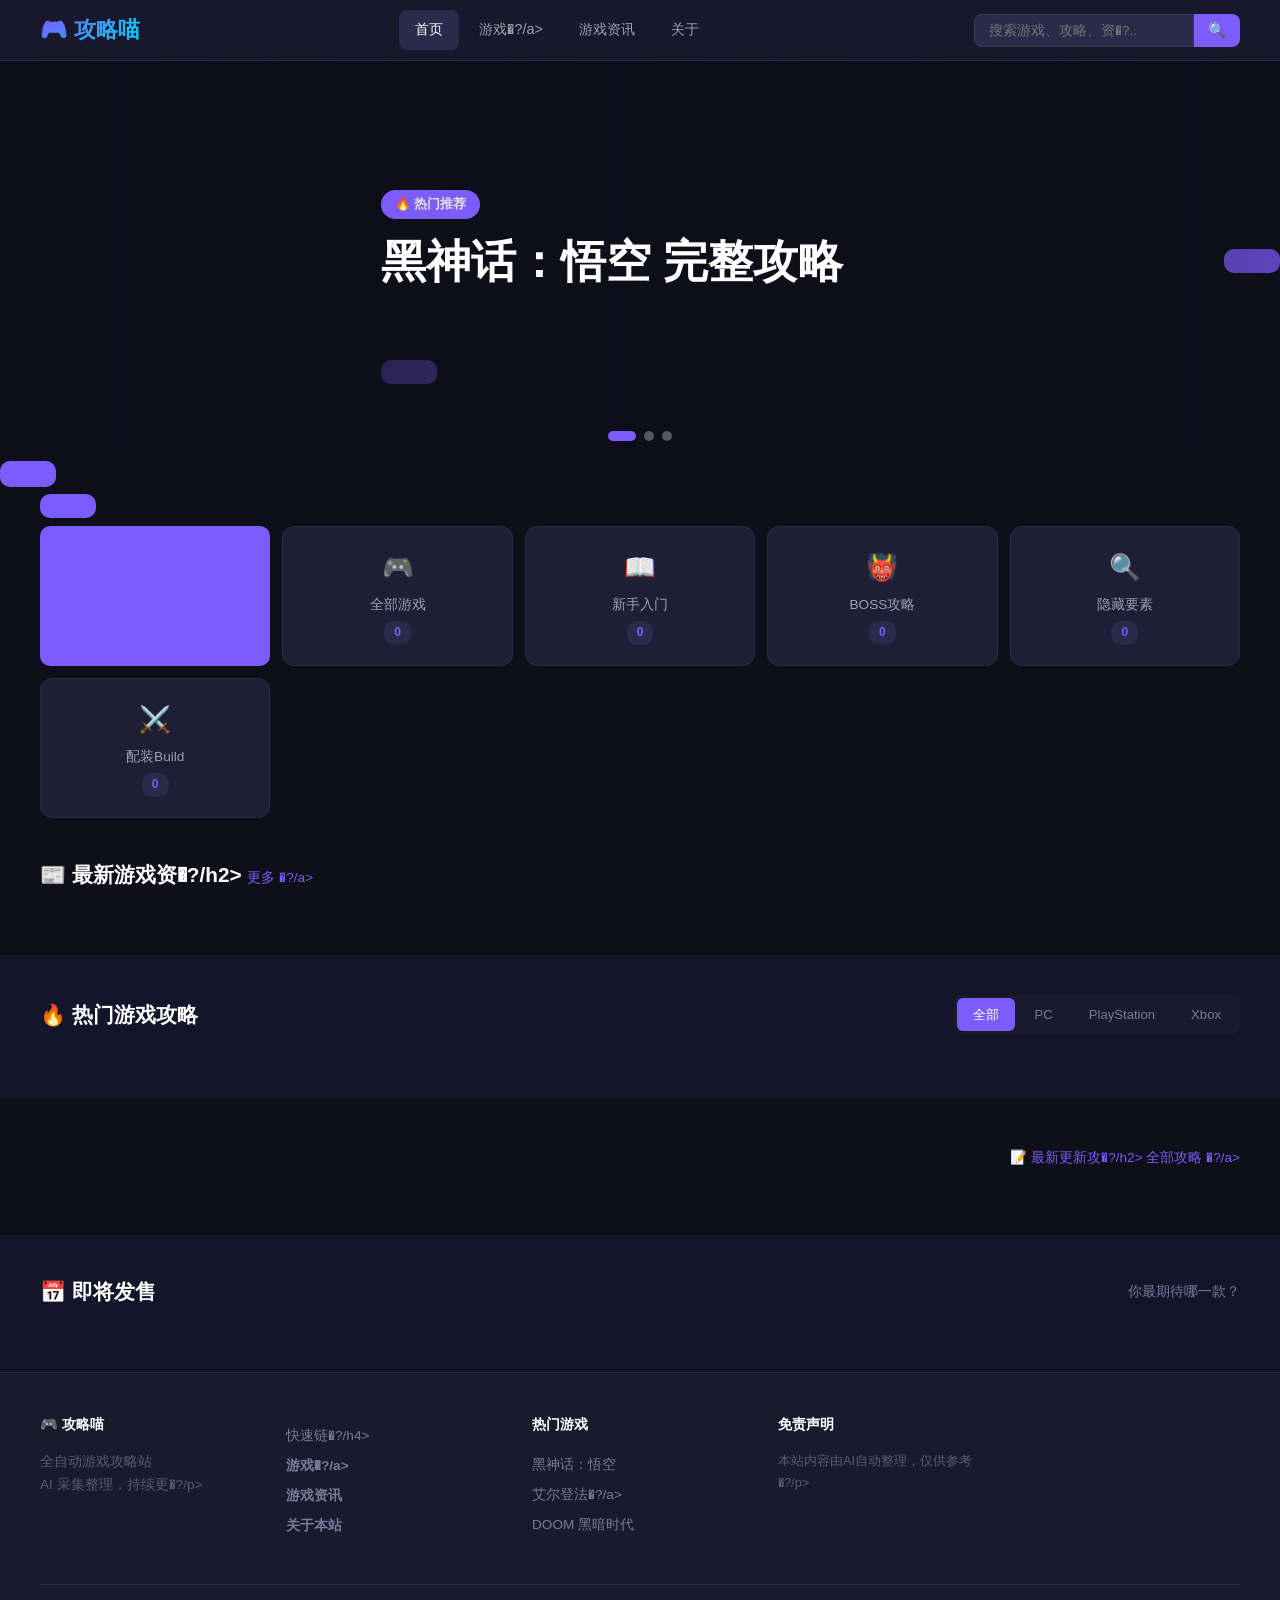
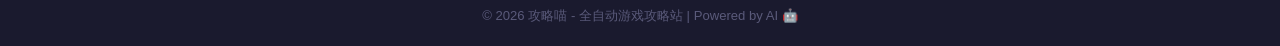
<file: index.html>
<!DOCTYPE html>
<html lang="zh-CN">
<head>
  <link rel="icon" href="favicon.svg" type="image/svg+xml">
  <meta charset="UTF-8">
  <meta name="viewport" content="width=device-width, initial-scale=1.0">
  <title>攻略喵 - 全自动游戏攻略站</title>
  <link rel="stylesheet" href="css/style.css">
</head>
<body>
  <!-- 顶部导航 -->
  <header class="header">
    <div class="container">
      <a href="/" class="logo">🎮 攻略喵</a>
      <nav class="nav">
        <a href="index.html" class="active">首页</a>
        <a href="games.html">游戏�?/a>
        <a href="news.html">游戏资讯</a>
        <a href="about.html">关于</a>
      </nav>
      <div class="search-box">
        <input type="text" id="searchInput" placeholder="搜索游戏、攻略、资�?.." onkeydown="if(event.key==='Enter') searchGame()">
        <button onclick="searchGame()">🔍</button>
      </div>
      <button class="menu-toggle" onclick="toggleMenu()">�?/button>
    </div>
  </header>

  <!-- HERO BANNER - 首屏大图 -->
  <section class="hero-banner" id="heroBanner">
    <div class="container">
      <div class="hero-content">
        <div class="hero-tag">🔥 热门推荐</div>
        <h1 id="heroTitle">黑神话：悟空 全攻�?/h1>
        <p id="heroDesc">从入门到全成就，最完整的西游冒险指�?/p>
        <a class="hero-btn" id="heroLink" href="game.html?id=wukong">查看攻略 �?/a>
      </div>
    </div>
  </section>

  <!-- 快捷入口 -->
  <section class="quick-links">
    <div class="container">
      <div class="quick-grid" id="quickLinks">
        <a href="games.html" class="quick-item"><span class="qi-icon">🎮</span><span class="qi-label">全部游戏</span><span class="qi-count" id="totalGames">0</span></a>
        <a href="javascript:void(0)" class="quick-item" onclick="filterGuides('新手攻略')"><span class="qi-icon">📖</span><span class="qi-label">新手入门</span><span class="qi-count" id="totalNewbie">0</span></a>
        <a href="javascript:void(0)" class="quick-item" onclick="filterGuides('BOSS攻略')"><span class="qi-icon">👹</span><span class="qi-label">BOSS攻略</span><span class="qi-count" id="totalBoss">0</span></a>
        <a href="javascript:void(0)" class="quick-item" onclick="filterGuides('隐藏要素')"><span class="qi-icon">🔍</span><span class="qi-label">隐藏要素</span><span class="qi-count" id="totalHidden">0</span></a>
        <a href="javascript:void(0)" class="quick-item" onclick="filterGuides('配装攻略')"><span class="qi-icon">⚔️</span><span class="qi-label">配装Build</span><span class="qi-count" id="totalBuild">0</span></a>
      </div>
    </div>
  </section>

  <!-- 最新资�?-->
  <section class="section">
    <div class="container">
      <div class="section-header">
        <h2>📰 最新游戏资�?/h2>
        <a href="news.html" class="more">更多 �?/a>
      </div>
      <div class="news-carousel" id="newsList">
        <!-- JS动�?-->
      </div>
    </div>
  </section>

  <!-- 热门游戏 -->
  <section class="section bg-alt">
    <div class="container">
      <div class="section-header">
        <h2>🔥 热门游戏攻略</h2>
        <div class="tab-bar" id="platformTabs">
          <span class="tab active" onclick="switchTab(this,'all')">全部</span>
          <span class="tab" onclick="switchTab(this,'pc')">PC</span>
          <span class="tab" onclick="switchTab(this,'ps')">PlayStation</span>
          <span class="tab" onclick="switchTab(this,'xbox')">Xbox</span>
        </div>
      </div>
      <div class="game-grid" id="hotGames">
        <!-- JS动�?-->
      </div>
    </div>
  </section>

  <!-- 最新攻�?-->
  <section class="section">
    <div class="container">
      <div class="section-header">
        <h2>📝 最新更新攻�?/h2>
        <a href="games.html" class="more">全部攻略 �?/a>
      </div>
      <div class="guide-list" id="latestGuides">
        <!-- JS动�?-->
      </div>
      <div class="load-more-wrap" id="loadMoreWrap" style="display:none;">
        <button class="load-more-btn" onclick="loadMoreGuides()">📖 加载更多攻略</button>
      </div>
    </div>
  </section>

  <!-- 即将发售 -->
  <section class="section bg-alt">
    <div class="container">
      <div class="section-header">
        <h2>📅 即将发售</h2>
        <span class="more" style="color:#7a7a9a;">你最期待哪一款？</span>
      </div>
      <div class="upcoming-grid" id="upcomingGames">
        <!-- JS动�?-->
      </div>
    </div>
  </section>

  <!-- 底部信息 -->
  <footer class="footer">
    <div class="container">
      <div class="footer-grid">
        <div class="footer-col">
          <h4>🎮 攻略喵</h4>
          <p>全自动游戏攻略站<br>AI 采集整理，持续更�?/p>
        </div>
        <div class="footer-col">
          <h4>快速链�?/h4>
          <a href="games.html">游戏�?/a>
          <a href="news.html">游戏资讯</a>
          <a href="about.html">关于本站</a>
        </div>
        <div class="footer-col">
          <h4>热门游戏</h4>
          <a href="game.html?id=wukong">黑神话：悟空</a>
          <a href="game.html?id=elden-ring">艾尔登法�?/a>
          <a href="game.html?id=doom-tda">DOOM 黑暗时代</a>
        </div>
        <div class="footer-col">
          <h4>免责声明</h4>
          <p style="font-size:0.8rem;color:#5a5a7a;">本站内容由AI自动整理，仅供参考�?/p>
        </div>
      </div>
      <div class="footer-bottom">
        <p>© 2026 攻略喵 - 全自动游戏攻略站 | Powered by AI 🤖</p>
      </div>
    </div>
  </footer>

  <script src="js/data.js"></script>
  <script src="js/app.js"></script>
</body>
</html>
</file>
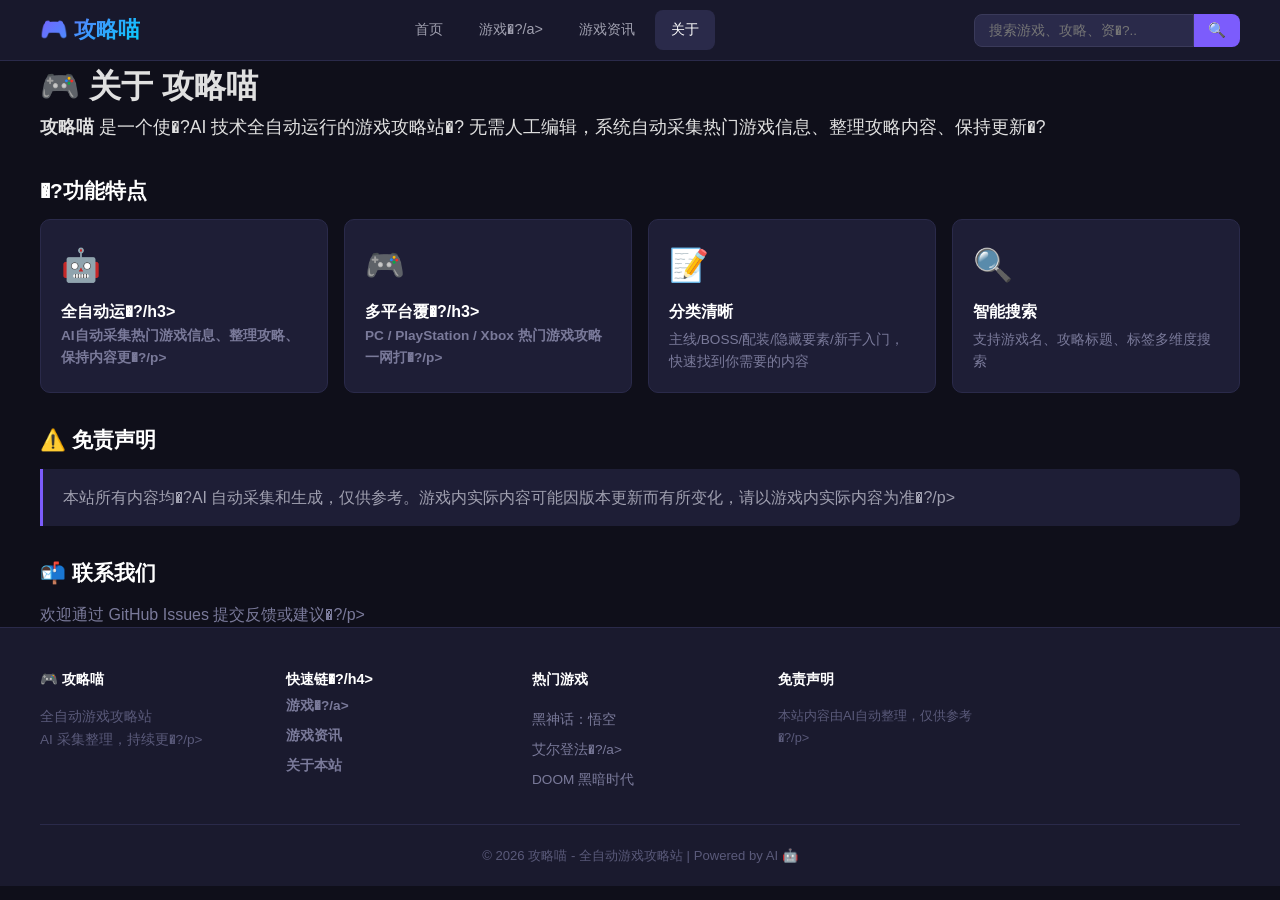
<file: about.html>
<!DOCTYPE html>
<html lang="zh-CN">
<head>
  <link rel="icon" href="favicon.svg" type="image/svg+xml">
  <meta charset="UTF-8">
  <meta name="viewport" content="width=device-width, initial-scale=1.0">
  <title>关于 - 攻略喵</title>
  <link rel="stylesheet" href="css/style.css">
</head>
<body>
  <header class="header">
    <div class="container">
      <a href="/" class="logo">🎮 攻略喵</a>
      <nav class="nav">
        <a href="index.html">首页</a>
        <a href="games.html">游戏�?/a>
        <a href="news.html">游戏资讯</a>
        <a href="about.html" class="active">关于</a>
      </nav>
      <div class="search-box">
        <input type="text" id="searchInput" placeholder="搜索游戏、攻略、资�?.." onkeydown="if(event.key==='Enter') searchGame()">
        <button onclick="searchGame()">🔍</button>
      </div>
      <button class="menu-toggle" onclick="toggleMenu()">�?/button>
    </div>
  </header>

  <div class="about-page">
    <div class="container">
      <h1>🎮 关于 攻略喵</h1>
      <div class="content">
        <p style="font-size:1.1rem;line-height:1.8;margin-bottom:30px;">
          <strong>攻略喵</strong> 是一个使�?AI 技术全自动运行的游戏攻略站�?          无需人工编辑，系统自动采集热门游戏信息、整理攻略内容、保持更新�?        </p>
        
        <h2 style="color:#fff;margin:24px 0 12px;font-size:1.3rem;">�?功能特点</h2>
        <div style="display:grid;grid-template-columns:repeat(auto-fill,minmax(250px,1fr));gap:16px;margin-bottom:30px;">
          <div style="background:#1e1e36;border-radius:10px;padding:20px;border:1px solid #2a2a4a;">
            <div style="font-size:2rem;margin-bottom:8px;">🤖</div>
            <h3 style="color:#fff;font-size:1rem;margin-bottom:4px;">全自动运�?/h3>
            <p style="color:#7a7a9a;font-size:0.85rem;">AI自动采集热门游戏信息、整理攻略、保持内容更�?/p>
          </div>
          <div style="background:#1e1e36;border-radius:10px;padding:20px;border:1px solid #2a2a4a;">
            <div style="font-size:2rem;margin-bottom:8px;">🎮</div>
            <h3 style="color:#fff;font-size:1rem;margin-bottom:4px;">多平台覆�?/h3>
            <p style="color:#7a7a9a;font-size:0.85rem;">PC / PlayStation / Xbox 热门游戏攻略一网打�?/p>
          </div>
          <div style="background:#1e1e36;border-radius:10px;padding:20px;border:1px solid #2a2a4a;">
            <div style="font-size:2rem;margin-bottom:8px;">📝</div>
            <h3 style="color:#fff;font-size:1rem;margin-bottom:4px;">分类清晰</h3>
            <p style="color:#7a7a9a;font-size:0.85rem;">主线/BOSS/配装/隐藏要素/新手入门，快速找到你需要的内容</p>
          </div>
          <div style="background:#1e1e36;border-radius:10px;padding:20px;border:1px solid #2a2a4a;">
            <div style="font-size:2rem;margin-bottom:8px;">🔍</div>
            <h3 style="color:#fff;font-size:1rem;margin-bottom:4px;">智能搜索</h3>
            <p style="color:#7a7a9a;font-size:0.85rem;">支持游戏名、攻略标题、标签多维度搜索</p>
          </div>
        </div>
        
        <h2 style="color:#fff;margin:24px 0 12px;font-size:1.3rem;">⚠️ 免责声明</h2>
        <div style="background:#1e1e36;border-left:3px solid #7c5cfc;padding:16px 20px;border-radius:0 10px 10px 0;margin-bottom:30px;">
          <p style="color:#a0a0b0;">本站所有内容均�?AI 自动采集和生成，仅供参考。游戏内实际内容可能因版本更新而有所变化，请以游戏内实际内容为准�?/p>
        </div>
        
        <h2 style="color:#fff;margin:24px 0 12px;font-size:1.3rem;">📬 联系我们</h2>
        <p style="color:#7a7a9a;">欢迎通过 GitHub Issues 提交反馈或建议�?/p>
      </div>
    </div>
  </div>

  <footer class="footer">
    <div class="container">
      <div class="footer-grid">
        <div class="footer-col"><h4>🎮 攻略喵</h4><p>全自动游戏攻略站<br>AI 采集整理，持续更�?/p></div>
        <div class="footer-col"><h4>快速链�?/h4><a href="games.html">游戏�?/a><a href="news.html">游戏资讯</a><a href="about.html">关于本站</a></div>
        <div class="footer-col"><h4>热门游戏</h4><a href="game.html?id=wukong">黑神话：悟空</a><a href="game.html?id=elden-ring">艾尔登法�?/a><a href="game.html?id=doom-tda">DOOM 黑暗时代</a></div>
        <div class="footer-col"><h4>免责声明</h4><p style="font-size:0.8rem;color:#5a5a7a;">本站内容由AI自动整理，仅供参考�?/p></div>
      </div>
      <div class="footer-bottom"><p>© 2026 攻略喵 - 全自动游戏攻略站 | Powered by AI 🤖</p></div>
    </div>
  </footer>

  <script src="js/data.js"></script>
  <script src="js/app.js"></script>
</body>
</html>
</file>
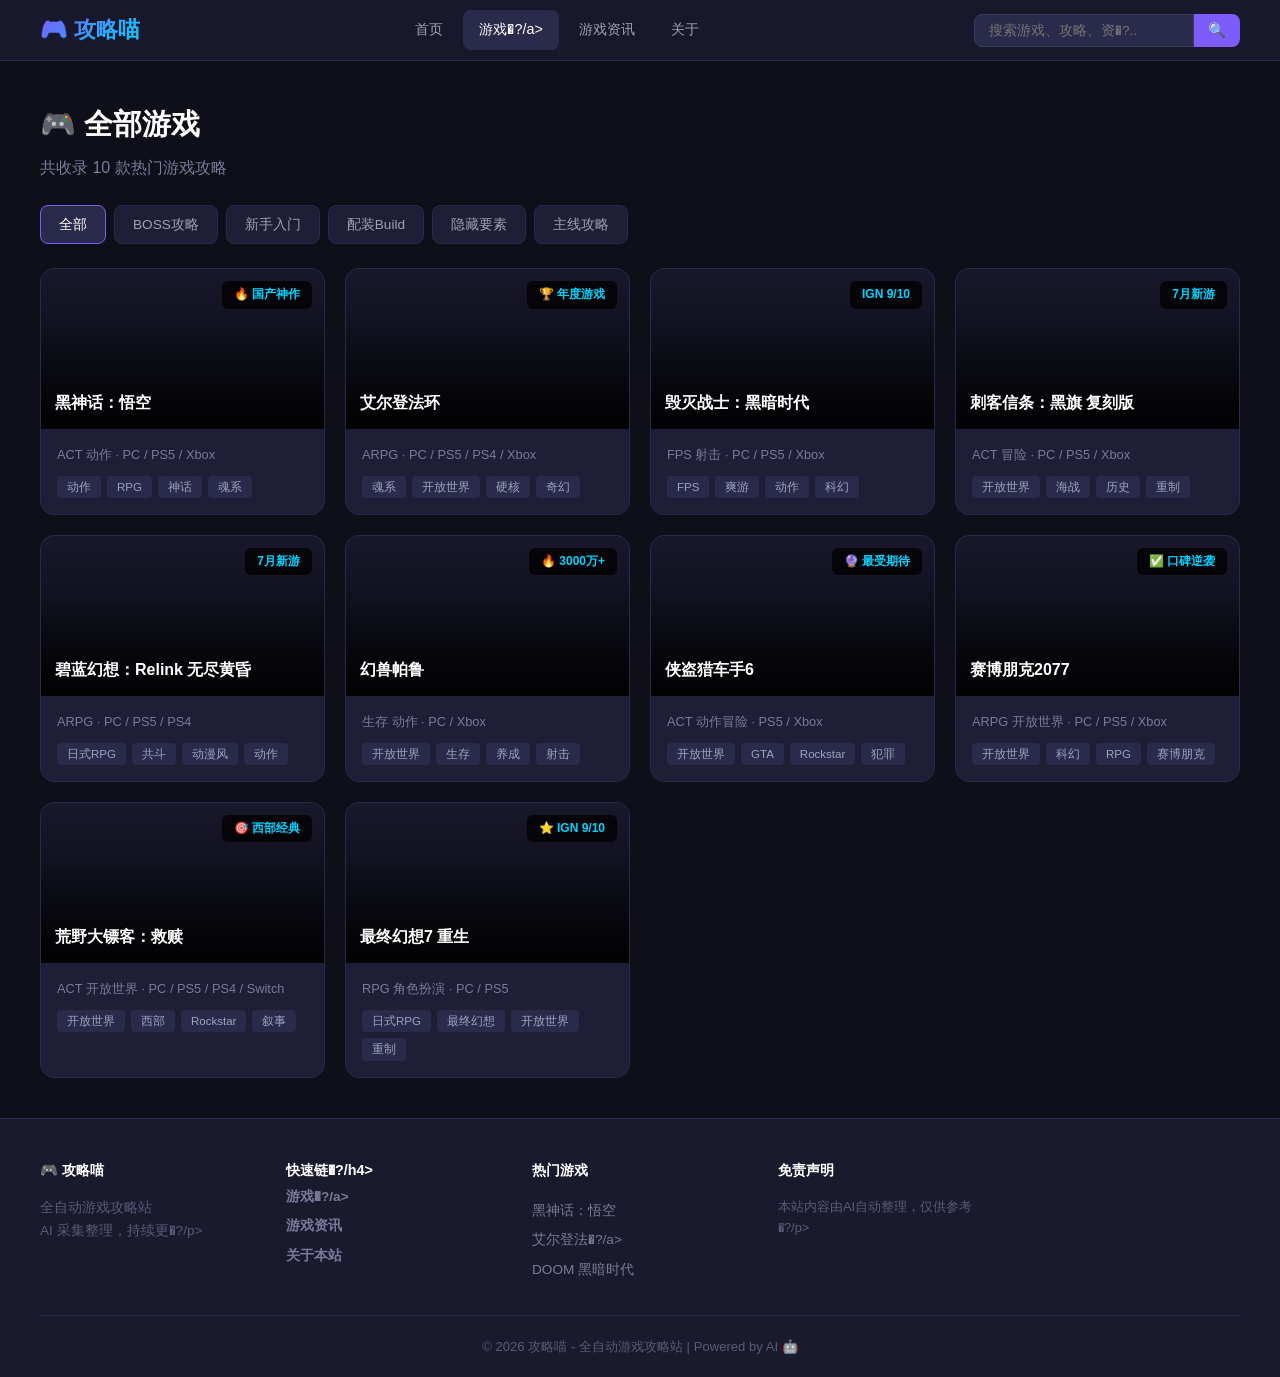
<file: games.html>
<!DOCTYPE html>
<html lang="zh-CN">
<head>
  <link rel="icon" href="favicon.svg" type="image/svg+xml">
  <meta charset="UTF-8">
  <meta name="viewport" content="width=device-width, initial-scale=1.0">
  <title>游戏�?- 攻略喵</title>
  <link rel="stylesheet" href="css/style.css">
</head>
<body>
  <header class="header">
    <div class="container">
      <a href="/" class="logo">🎮 攻略喵</a>
      <nav class="nav">
        <a href="index.html">首页</a>
        <a href="games.html" class="active">游戏�?/a>
        <a href="news.html">游戏资讯</a>
        <a href="about.html">关于</a>
      </nav>
      <div class="search-box">
        <input type="text" id="searchInput" placeholder="搜索游戏、攻略、资�?.." onkeydown="if(event.key==='Enter') searchGame()">
        <button onclick="searchGame()">🔍</button>
      </div>
      <button class="menu-toggle" onclick="toggleMenu()">�?/button>
    </div>
  </header>

  <div class="games-page">
    <div class="container">
      <div class="page-header">
        <h1>🎮 全部游戏</h1>
        <p style="color:#7a7a9a;">收录热门游戏攻略，持续更新中</p>
      </div>
      <div class="filter-bar" id="filterBar">
        <span class="filter-btn active" onclick="location.href='games.html'">全部</span>
        <span class="filter-btn" onclick="location.href='games.html?type=BOSS攻略'">BOSS攻略</span>
        <span class="filter-btn" onclick="location.href='games.html?type=新手攻略'">新手入门</span>
        <span class="filter-btn" onclick="location.href='games.html?type=配装攻略'">配装Build</span>
        <span class="filter-btn" onclick="location.href='games.html?type=隐藏要素'">隐藏要素</span>
        <span class="filter-btn" onclick="location.href='games.html?type=主线攻略'">主线攻略</span>
      </div>
      <div class="game-grid" id="allGames"></div>
    </div>
  </div>

  <footer class="footer">
    <div class="container">
      <div class="footer-grid">
        <div class="footer-col"><h4>🎮 攻略喵</h4><p>全自动游戏攻略站<br>AI 采集整理，持续更�?/p></div>
        <div class="footer-col"><h4>快速链�?/h4><a href="games.html">游戏�?/a><a href="news.html">游戏资讯</a><a href="about.html">关于本站</a></div>
        <div class="footer-col"><h4>热门游戏</h4><a href="game.html?id=wukong">黑神话：悟空</a><a href="game.html?id=elden-ring">艾尔登法�?/a><a href="game.html?id=doom-tda">DOOM 黑暗时代</a></div>
        <div class="footer-col"><h4>免责声明</h4><p style="font-size:0.8rem;color:#5a5a7a;">本站内容由AI自动整理，仅供参考�?/p></div>
      </div>
      <div class="footer-bottom"><p>© 2026 攻略喵 - 全自动游戏攻略站 | Powered by AI 🤖</p></div>
    </div>
  </footer>

  <script src="js/data.js"></script>
  <script src="js/app.js"></script>
</body>
</html>
</file>
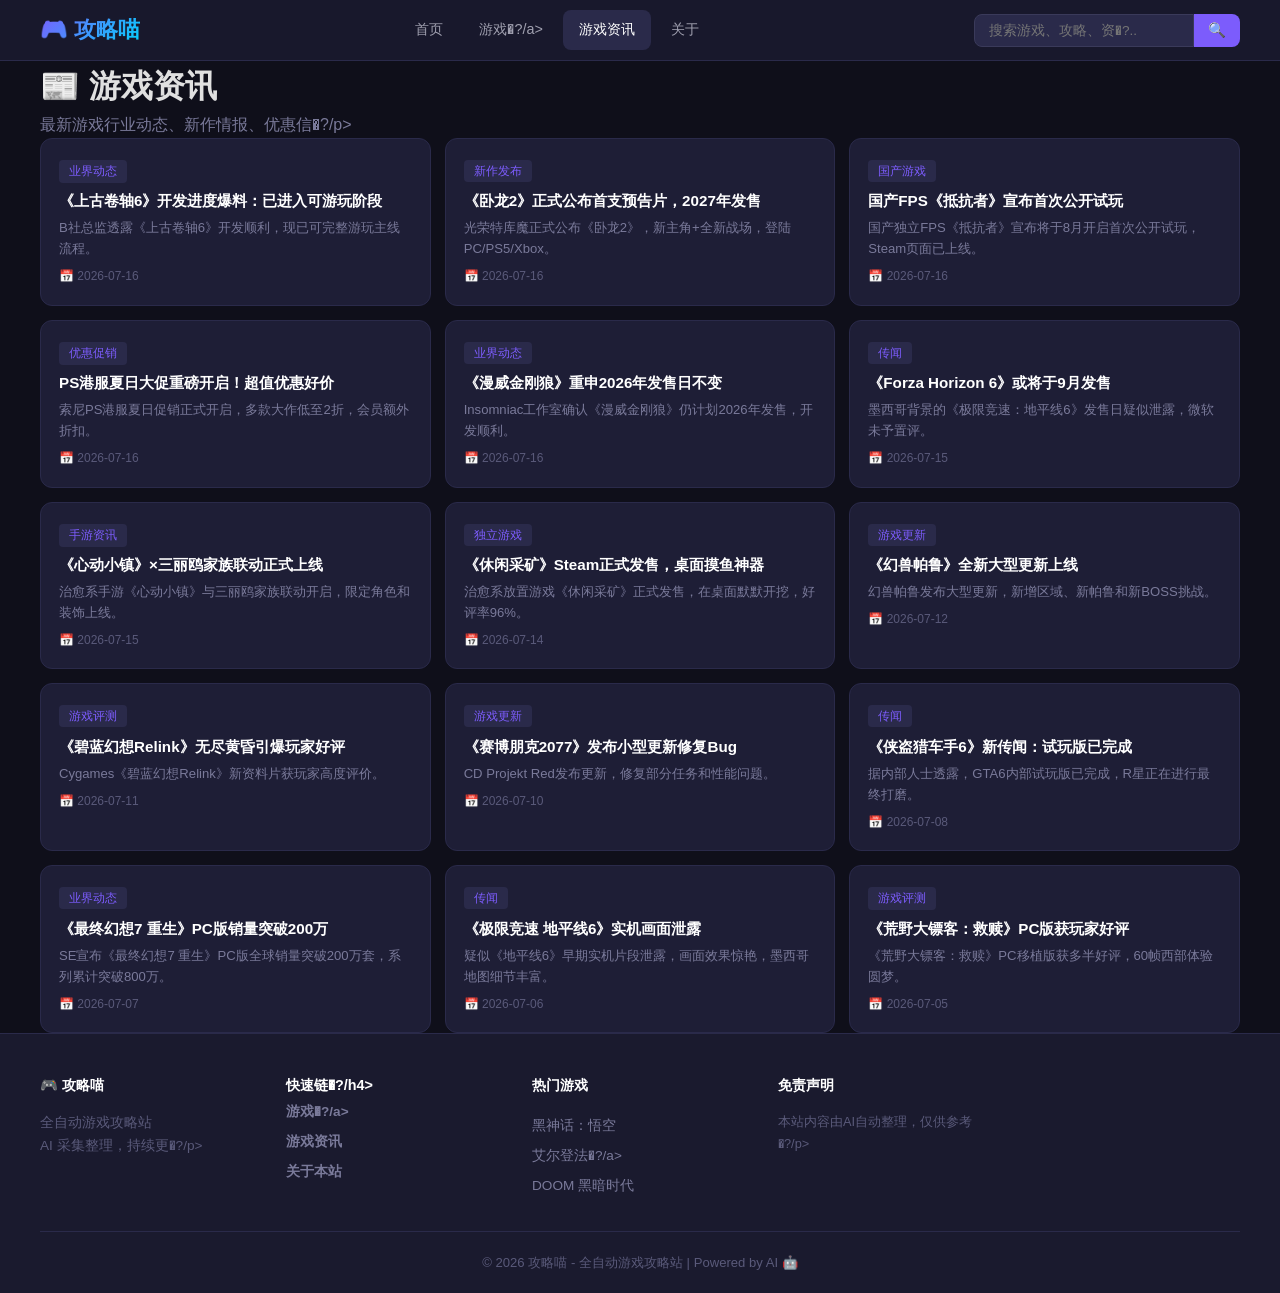
<file: news.html>
<!DOCTYPE html>
<html lang="zh-CN">
<head>
  <link rel="icon" href="favicon.svg" type="image/svg+xml">
  <meta charset="UTF-8">
  <meta name="viewport" content="width=device-width, initial-scale=1.0">
  <title>游戏资讯 - 攻略喵</title>
  <link rel="stylesheet" href="css/style.css">
</head>
<body>
  <header class="header">
    <div class="container">
      <a href="/" class="logo">🎮 攻略喵</a>
      <nav class="nav">
        <a href="index.html">首页</a>
        <a href="games.html">游戏�?/a>
        <a href="news.html" class="active">游戏资讯</a>
        <a href="about.html">关于</a>
      </nav>
      <div class="search-box">
        <input type="text" id="searchInput" placeholder="搜索游戏、攻略、资�?.." onkeydown="if(event.key==='Enter') searchGame()">
        <button onclick="searchGame()">🔍</button>
      </div>
      <button class="menu-toggle" onclick="toggleMenu()">�?/button>
    </div>
  </header>

  <div class="news-page">
    <div class="container">
      <div class="page-header">
        <h1>📰 游戏资讯</h1>
        <p style="color:#7a7a9a;">最新游戏行业动态、新作情报、优惠信�?/p>
      </div>
      <div class="news-carousel" id="allNews"></div>
    </div>
  </div>

  <footer class="footer">
    <div class="container">
      <div class="footer-grid">
        <div class="footer-col"><h4>🎮 攻略喵</h4><p>全自动游戏攻略站<br>AI 采集整理，持续更�?/p></div>
        <div class="footer-col"><h4>快速链�?/h4><a href="games.html">游戏�?/a><a href="news.html">游戏资讯</a><a href="about.html">关于本站</a></div>
        <div class="footer-col"><h4>热门游戏</h4><a href="game.html?id=wukong">黑神话：悟空</a><a href="game.html?id=elden-ring">艾尔登法�?/a><a href="game.html?id=doom-tda">DOOM 黑暗时代</a></div>
        <div class="footer-col"><h4>免责声明</h4><p style="font-size:0.8rem;color:#5a5a7a;">本站内容由AI自动整理，仅供参考�?/p></div>
      </div>
      <div class="footer-bottom"><p>© 2026 攻略喵 - 全自动游戏攻略站 | Powered by AI 🤖</p></div>
    </div>
  </footer>

  <script src="js/data.js"></script>
  <script src="js/app.js"></script>
  <script>
    document.addEventListener('DOMContentLoaded', function() {
      const el = document.getElementById('allNews');
      if (el && gamesData.news) {
        el.innerHTML = gamesData.news.map(n => `
          <div class="news-card">
            <span class="news-tag">${n.tag}</span>
            <h3>${n.title}</h3>
            <p>${n.desc}</p>
            <div class="news-meta">📅 ${n.date}</div>
          </div>
        `).join('');
      }
    });
  </script>
</body>
</html>
</file>
<file: css/style.css>
/* ===== 基础重置 ===== */
* { margin: 0; padding: 0; box-sizing: border-box; }
body { font-family: -apple-system, BlinkMacSystemFont, 'Segoe UI', Roboto, 'PingFang SC', 'Microsoft YaHei', sans-serif; background: #0f0f1a; color: #e0e0e0; line-height: 1.6; }
a { color: #7c5cfc; text-decoration: none; transition: 0.2s; }
a:hover { color: #9b7fff; }
.container { max-width: 1240px; margin: 0 auto; padding: 0 20px; }
img { max-width: 100%; height: auto; }
::selection { background: #7c5cfc40; color: #fff; }

/* ===== 页面加载动画 ===== */
.page-loading { opacity: 0; animation: fadeIn 0.4s ease forwards; }
@keyframes fadeIn { from { opacity: 0; transform: translateY(10px); } to { opacity: 1; transform: translateY(0); } }
.skeleton { background: linear-gradient(90deg, #1e1e36 25%, #2a2a4a 50%, #1e1e36 75%); background-size: 200% 100%; animation: shimmer 1.5s infinite; border-radius: 8px; }
@keyframes shimmer { 0% { background-position: 200% 0; } 100% { background-position: -200% 0; } }

/* ===== 头部导航 ===== */
.header { background: rgba(26, 26, 46, 0.95); backdrop-filter: blur(10px); border-bottom: 1px solid #2a2a4a; position: sticky; top: 0; z-index: 100; }
.header .container { display: flex; align-items: center; justify-content: space-between; padding: 0 20px; height: 60px; }
.logo { font-size: 1.4rem; font-weight: 800; background: linear-gradient(135deg, #7c5cfc, #00d4ff); -webkit-background-clip: text; -webkit-text-fill-color: transparent; white-space: nowrap; }
.nav { display: flex; gap: 4px; }
.nav a { color: #a0a0b0; font-size: 0.9rem; padding: 8px 16px; border-radius: 8px; transition: 0.2s; }
.nav a:hover, .nav a.active { background: #2a2a4a; color: #fff; }
.search-box { display: flex; gap: 0; }
.search-box input { background: #2a2a4a; border: 1px solid #3a3a5a; border-radius: 8px 0 0 8px; padding: 8px 14px; color: #fff; width: 220px; outline: none; font-size: 0.85rem; transition: 0.2s; }
.search-box input:focus { border-color: #7c5cfc; width: 260px; }
.search-box button { background: #7c5cfc; border: none; border-radius: 0 8px 8px 0; padding: 8px 14px; color: #fff; cursor: pointer; font-size: 0.9rem; }
.menu-toggle { display: none; background: none; border: none; color: #fff; font-size: 1.4rem; cursor: pointer; }

/* ===== 面包屑导航 ===== */
.breadcrumb { display: flex; align-items: center; gap: 8px; font-size: 0.82rem; color: #5a5a7a; margin-bottom: 16px; flex-wrap: wrap; }
.breadcrumb a { color: #7c5cfc; }
.breadcrumb a:hover { color: #9b7fff; }
.breadcrumb .sep { color: #3a3a5a; }

/* ===== HERO 大图 ===== */
.hero-banner { position: relative; min-height: 400px; display: flex; align-items: center; background-size: cover; background-position: center; transition: background-image 0.8s ease; }
.hero-banner::before { content: ''; position: absolute; inset: 0; background: linear-gradient(90deg, rgba(15,15,26,0.95) 0%, rgba(15,15,26,0.6) 50%, rgba(15,15,26,0.3) 100%); }
.hero-content { position: relative; z-index: 1; max-width: 600px; padding: 60px 0; }
.hero-tag { display: inline-block; background: #7c5cfc; padding: 4px 14px; border-radius: 20px; font-size: 0.8rem; font-weight: 600; margin-bottom: 16px; }
.hero-content h1 { font-size: 2.8rem; font-weight: 800; color: #fff; margin-bottom: 12px; line-height: 1.2; }
.hero-content p { font-size: 1.1rem; color: #b0b0c0; margin-bottom: 24px; }
.hero-btn { display: inline-block; background: #7c5cfc; color: #fff !important; padding: 12px 28px; border-radius: 10px; font-weight: 600; font-size: 1rem; transition: 0.2s; }
.hero-btn:hover { background: #6a4ae0; transform: translateY(-2px); box-shadow: 0 8px 24px rgba(124,92,252,0.3); }
.hero-dots { position: absolute; bottom: 20px; left: 50%; transform: translateX(-50%); display: flex; gap: 8px; z-index: 2; }
.hero-dot { width: 10px; height: 10px; border-radius: 50%; background: rgba(255,255,255,0.3); cursor: pointer; transition: 0.2s; }
.hero-dot.active { background: #7c5cfc; width: 28px; border-radius: 5px; }

/* ===== 快捷入口 ===== */
.quick-links { margin-top: -30px; position: relative; z-index: 2; }
.quick-grid { display: grid; grid-template-columns: repeat(5, 1fr); gap: 12px; }
.quick-item { background: #1e1e36; border: 1px solid #2a2a4a; border-radius: 12px; padding: 20px; text-align: center; transition: 0.2s; cursor: pointer; color: #a0a0b0 !important; }
.quick-item:hover { border-color: #7c5cfc; transform: translateY(-2px); background: #22224a; }
.qi-icon { display: block; font-size: 1.6rem; margin-bottom: 6px; }
.qi-label { display: block; font-size: 0.85rem; font-weight: 500; }
.qi-count { display: inline-block; margin-top: 6px; background: #2a2a4a; padding: 2px 10px; border-radius: 10px; font-size: 0.75rem; color: #7c5cfc; font-weight: 600; }

/* ===== Section ===== */
.section { padding: 40px 0; }
.bg-alt { background: #14142a; }
.section-header { display: flex; justify-content: space-between; align-items: center; margin-bottom: 24px; flex-wrap: wrap; gap: 12px; }
.section-header h2 { font-size: 1.3rem; font-weight: 700; color: #fff; }
.more { color: #7c5cfc; font-size: 0.85rem; font-weight: 500; cursor: pointer; }
.more:hover { color: #9b7fff; }

/* ===== 平台Tab ===== */
.tab-bar { display: flex; gap: 4px; background: #1a1a2e; border-radius: 8px; padding: 3px; }
.tab { padding: 6px 16px; border-radius: 6px; font-size: 0.82rem; color: #7a7a9a; cursor: pointer; transition: 0.2s; }
.tab.active, .tab:hover { background: #7c5cfc; color: #fff; }

/* ===== 游戏卡片 ===== */
.game-grid { display: grid; grid-template-columns: repeat(auto-fill, minmax(280px, 1fr)); gap: 20px; }
.game-card { background: #1e1e36; border-radius: 14px; overflow: hidden; transition: 0.25s; cursor: pointer; border: 1px solid #2a2a4a; animation: fadeIn 0.4s ease forwards; }
.game-card:nth-child(2) { animation-delay: 0.05s; }
.game-card:nth-child(3) { animation-delay: 0.1s; }
.game-card:nth-child(4) { animation-delay: 0.15s; }
.game-card:nth-child(5) { animation-delay: 0.2s; }
.game-card:nth-child(6) { animation-delay: 0.25s; }
.game-card:hover { transform: translateY(-5px); box-shadow: 0 12px 40px rgba(124,92,252,0.12); border-color: #7c5cfc40; }
.game-card .card-img { height: 160px; background-size: cover; background-position: center; position: relative; display: flex; align-items: flex-end; padding: 14px; }
.game-card .card-img::after { content: ''; position: absolute; inset: 0; background: linear-gradient(0deg, rgba(0,0,0,0.7) 0%, transparent 60%); }
.game-card .card-badge { position: absolute; top: 12px; right: 12px; background: rgba(0,0,0,0.75); backdrop-filter: blur(4px); padding: 4px 12px; border-radius: 6px; font-size: 0.75rem; color: #00d4ff; z-index: 1; font-weight: 600; }
.game-card .card-title { position: relative; z-index: 1; font-size: 1rem; font-weight: 700; color: #fff; }
.game-card .card-body { padding: 16px; }
.game-card .card-body .meta { font-size: 0.8rem; color: #7a7a9a; margin-bottom: 10px; }
.game-card .card-body .tags { display: flex; gap: 6px; flex-wrap: wrap; }
.game-card .card-body .tags span { background: #2a2a4a; padding: 2px 10px; border-radius: 4px; font-size: 0.72rem; color: #a0a0c0; }

/* ===== 攻略列表 ===== */
.guide-list { display: flex; flex-direction: column; gap: 10px; }
.guide-item { display: flex; gap: 16px; background: #1e1e36; border-radius: 12px; padding: 16px; border: 1px solid #2a2a4a; transition: 0.2s; cursor: pointer; animation: fadeIn 0.4s ease forwards; }
.guide-item:nth-child(2) { animation-delay: 0.05s; }
.guide-item:nth-child(3) { animation-delay: 0.1s; }
.guide-item:nth-child(4) { animation-delay: 0.15s; }
.guide-item:nth-child(5) { animation-delay: 0.2s; }
.guide-item:nth-child(6) { animation-delay: 0.25s; }
.guide-item:nth-child(7) { animation-delay: 0.3s; }
.guide-item:nth-child(8) { animation-delay: 0.35s; }
.guide-item:hover { border-color: #7c5cfc; background: #22224a; }
.guide-item .guide-icon { width: 50px; height: 50px; border-radius: 10px; display: flex; align-items: center; justify-content: center; font-size: 1.4rem; flex-shrink: 0; background: #2a2a4a; }
.guide-item .guide-info { flex: 1; min-width: 0; }
.guide-item .guide-info h3 { font-size: 0.95rem; color: #fff; margin-bottom: 4px; white-space: nowrap; overflow: hidden; text-overflow: ellipsis; }
.guide-item .guide-info p { font-size: 0.82rem; color: #7a7a9a; display: -webkit-box; -webkit-line-clamp: 2; -webkit-box-orient: vertical; overflow: hidden; }
.guide-item .guide-info .guide-meta { display: flex; gap: 12px; margin-top: 6px; font-size: 0.75rem; color: #5a5a7a; flex-wrap: wrap; }

/* ===== 资讯卡片 ===== */
.news-carousel { display: grid; grid-template-columns: repeat(auto-fill, minmax(300px, 1fr)); gap: 14px; }
.news-card { background: #1e1e36; border: 1px solid #2a2a4a; border-radius: 12px; padding: 18px; transition: 0.2s; cursor: pointer; animation: fadeIn 0.4s ease forwards; }
.news-card:hover { border-color: #7c5cfc40; }
.news-card .news-tag { display: inline-block; background: #2a2a4a; padding: 2px 10px; border-radius: 4px; font-size: 0.72rem; color: #7c5cfc; margin-bottom: 8px; }
.news-card h3 { font-size: 0.95rem; color: #fff; margin-bottom: 6px; line-height: 1.4; }
.news-card p { font-size: 0.82rem; color: #7a7a9a; display: -webkit-box; -webkit-line-clamp: 2; -webkit-box-orient: vertical; overflow: hidden; }
.news-card .news-meta { font-size: 0.75rem; color: #5a5a7a; margin-top: 8px; }

/* ===== 即将发售 ===== */
.upcoming-grid { display: grid; grid-template-columns: repeat(auto-fill, minmax(200px, 1fr)); gap: 14px; }
.upcoming-card { background: #1e1e36; border: 1px solid #2a2a4a; border-radius: 12px; padding: 24px 20px; text-align: center; transition: 0.2s; }
.upcoming-card:hover { border-color: #7c5cfc40; transform: translateY(-2px); }
.upcoming-card .date { display: inline-block; background: #7c5cfc15; color: #7c5cfc; padding: 4px 14px; border-radius: 20px; font-size: 0.8rem; font-weight: 600; margin-bottom: 12px; }
.upcoming-card h3 { font-size: 1rem; color: #fff; margin-bottom: 4px; }
.upcoming-card p { font-size: 0.82rem; color: #7a7a9a; }
.upcoming-card .plat { display: flex; gap: 6px; justify-content: center; margin-top: 10px; flex-wrap: wrap; }
.upcoming-card .plat span { background: #2a2a4a; padding: 2px 8px; border-radius: 4px; font-size: 0.7rem; color: #7a7a9a; }

/* ===== 分页按钮 ===== */
.load-more-wrap { text-align: center; margin-top: 24px; }
.load-more-btn { background: #2a2a4a; border: 1px solid #3a3a5a; color: #a0a0b0; padding: 10px 32px; border-radius: 8px; font-size: 0.9rem; cursor: pointer; transition: 0.2s; }
.load-more-btn:hover { background: #3a3a5a; border-color: #7c5cfc; color: #fff; }

/* ===== 详情页 ===== */
.guide-detail { padding: 40px 0; }
.guide-detail h1 { font-size: 2rem; font-weight: 800; color: #fff; margin-bottom: 16px; line-height: 1.3; }
.guide-detail .detail-meta { display: flex; gap: 16px; margin-bottom: 24px; color: #7a7a9a; font-size: 0.85rem; flex-wrap: wrap; }
.guide-detail .detail-meta span { display: flex; align-items: center; gap: 4px; }
.guide-detail .content { font-size: 1rem; line-height: 1.85; color: #d0d0e0; }
.guide-detail .content h2 { font-size: 1.35rem; font-weight: 700; color: #fff; margin: 32px 0 14px; padding-bottom: 10px; border-bottom: 1px solid #2a2a4a; }
.guide-detail .content h3 { font-size: 1.1rem; font-weight: 600; color: #d0d0f0; margin: 24px 0 10px; }
.guide-detail .content p { margin-bottom: 14px; }
.guide-detail .content ul, .guide-detail .content ol { margin: 8px 0 18px 22px; }
.guide-detail .content li { margin-bottom: 8px; }
.guide-detail .content li strong { color: #e0e0ff; }
.guide-detail .content .tip-block { background: #1a2a3e; border-left: 3px solid #00d4ff; padding: 14px 18px; border-radius: 0 10px 10px 0; margin: 18px 0; }
.guide-detail .content .tip-block strong { color: #00d4ff; }
.guide-detail .content .warn-block { background: #2e1a1a; border-left: 3px solid #ff5555; padding: 14px 18px; border-radius: 0 10px 10px 0; margin: 18px 0; }
.guide-detail .content .warn-block strong { color: #ff5555; }
.guide-detail .content table { width: 100%; border-collapse: collapse; margin: 16px 0; font-size: 0.9rem; }
.guide-detail .content th { background: #2a2a4a; padding: 10px 14px; text-align: left; color: #a0a0c0; border: 1px solid #3a3a5a; font-weight: 600; }
.guide-detail .content td { padding: 10px 14px; border: 1px solid #2a2a4a; }
.guide-detail .content tr:nth-child(even) td { background: #1a1a30; }
.guide-detail .toc { background: #1a1a2e; border: 1px solid #2a2a4a; border-radius: 10px; padding: 20px; margin-bottom: 24px; }
.guide-detail .toc h3 { font-size: 1rem; color: #fff; margin-bottom: 12px; }
.guide-detail .toc a { display: block; padding: 6px 0; color: #7a7a9a; font-size: 0.9rem; }
.guide-detail .toc a:hover { color: #7c5cfc; }
.guide-detail .toc a::before { content: '▸ '; color: #7c5cfc; }
.guide-detail .content .stat-grid { display: grid; grid-template-columns: repeat(auto-fill, minmax(160px, 1fr)); gap: 12px; margin: 16px 0; }
.guide-detail .content .stat-box { background: #1e1e36; border: 1px solid #2a2a4a; border-radius: 10px; padding: 14px; text-align: center; }
.guide-detail .content .stat-box .num { font-size: 1.3rem; font-weight: 700; color: #7c5cfc; }
.guide-detail .content .stat-box .label { font-size: 0.78rem; color: #7a7a9a; margin-top: 2px; }

/* ===== 游戏详情 ===== */
.game-detail { padding: 40px 0; }
.game-detail .game-header { display: flex; gap: 30px; margin-bottom: 24px; }
.game-detail .game-header .info { flex: 1; }
.game-detail .game-header .info h1 { font-size: 2rem; color: #fff; margin-bottom: 8px; }
.game-detail .game-header .info .game-meta { color: #7a7a9a; font-size: 0.85rem; margin-bottom: 12px; }
.game-detail .game-header .info .game-tags { display: flex; gap: 8px; flex-wrap: wrap; margin-bottom: 16px; }
.game-detail .game-header .info .game-tags span { background: #2a2a4a; padding: 4px 12px; border-radius: 6px; font-size: 0.8rem; color: #a0a0c0; }
.game-detail .game-header .cover { width: 300px; height: 170px; border-radius: 14px; background-size: cover; background-position: center; flex-shrink: 0; position: relative; overflow: hidden; }
.game-detail .game-header .cover::after { content: ''; position: absolute; inset: 0; background: linear-gradient(0deg, rgba(0,0,0,0.4) 0%, transparent 60%); }
.guide-count-badge { display: inline-flex; align-items: center; gap: 4px; background: #7c5cfc15; border: 1px solid #7c5cfc30; padding: 6px 14px; border-radius: 8px; color: #7c5cfc; font-size: 0.85rem; }

/* ===== 游戏库页 ===== */
.games-page { padding: 40px 0; }
.games-page .page-header { margin-bottom: 24px; }
.games-page .page-header h1 { font-size: 1.8rem; font-weight: 800; color: #fff; margin-bottom: 8px; }
.games-page .filter-bar { display: flex; gap: 8px; flex-wrap: wrap; margin-bottom: 24px; }
.games-page .filter-bar .filter-btn { background: #1e1e36; border: 1px solid #2a2a4a; padding: 8px 18px; border-radius: 8px; color: #a0a0b0; font-size: 0.85rem; cursor: pointer; transition: 0.2s; }
.games-page .filter-bar .filter-btn:hover, .games-page .filter-bar .filter-btn.active { background: #2a2a4a; border-color: #7c5cfc; color: #fff; }

/* ===== 搜索空结果 ===== */
.empty-state { text-align: center; padding: 80px 20px; }
.empty-state .icon { font-size: 3rem; margin-bottom: 16px; }
.empty-state h3 { color: #fff; font-size: 1.2rem; margin-bottom: 8px; }
.empty-state p { color: #7a7a9a; font-size: 0.9rem; }

/* ===== 回到顶部 ===== */
.back-to-top { position: fixed; bottom: 30px; right: 30px; width: 44px; height: 44px; border-radius: 50%; background: #7c5cfc; border: none; color: #fff; font-size: 1.2rem; cursor: pointer; box-shadow: 0 4px 16px rgba(124,92,252,0.3); opacity: 0; transform: translateY(20px); transition: 0.3s; z-index: 99; }
.back-to-top.show { opacity: 1; transform: translateY(0); }
.back-to-top:hover { background: #6a4ae0; transform: translateY(-2px); }

/* ===== Footer ===== */
.footer { background: #1a1a2e; border-top: 1px solid #2a2a4a; padding: 40px 0 0; }
.footer-grid { display: grid; grid-template-columns: repeat(auto-fill, minmax(200px, 1fr)); gap: 30px; margin-bottom: 30px; }
.footer-col h4 { color: #fff; font-size: 0.9rem; margin-bottom: 14px; }
.footer-col p { color: #5a5a7a; font-size: 0.85rem; line-height: 1.7; }
.footer-col a { display: block; color: #7a7a9a; font-size: 0.85rem; padding: 4px 0; }
.footer-col a:hover { color: #7c5cfc; }
.footer-bottom { border-top: 1px solid #2a2a4a; padding: 20px 0; text-align: center; color: #5a5a7a; font-size: 0.82rem; }

/* ===== 响应式 ===== */
@media (max-width: 768px) {
  .header .container { height: auto; padding: 12px 16px; flex-wrap: wrap; }
  .nav { display: none; width: 100%; flex-direction: column; padding: 12px 0; gap: 0; }
  .nav.open { display: flex; }
  .nav a { padding: 10px 0; }
  .menu-toggle { display: block; }
  .search-box { margin-left: auto; }
  .search-box input { width: 120px; }
  .search-box input:focus { width: 160px; }
  
  .hero-banner { min-height: 280px; }
  .hero-content h1 { font-size: 1.6rem; }
  .hero-content p { font-size: 0.95rem; }
  
  .quick-grid { grid-template-columns: repeat(3, 1fr); }
  .quick-item { padding: 14px 10px; }
  .qi-icon { font-size: 1.3rem; }
  
  .game-grid { grid-template-columns: 1fr; }
  .news-carousel { grid-template-columns: 1fr; }
  .upcoming-grid { grid-template-columns: repeat(2, 1fr); }
  .game-detail .game-header { flex-direction: column; }
  .game-detail .game-header .cover { width: 100%; height: 200px; }
  .guide-detail h1 { font-size: 1.4rem; }
  .back-to-top { bottom: 16px; right: 16px; width: 38px; height: 38px; font-size: 1rem; }
}

@media (max-width: 480px) {
  .quick-grid { grid-template-columns: repeat(2, 1fr); }
  .upcoming-grid { grid-template-columns: 1fr; }
  .search-box input { width: 100px; }
  .search-box input:focus { width: 130px; }
  .hero-banner { min-height: 240px; }
  .hero-content h1 { font-size: 1.3rem; }
}
</file>
